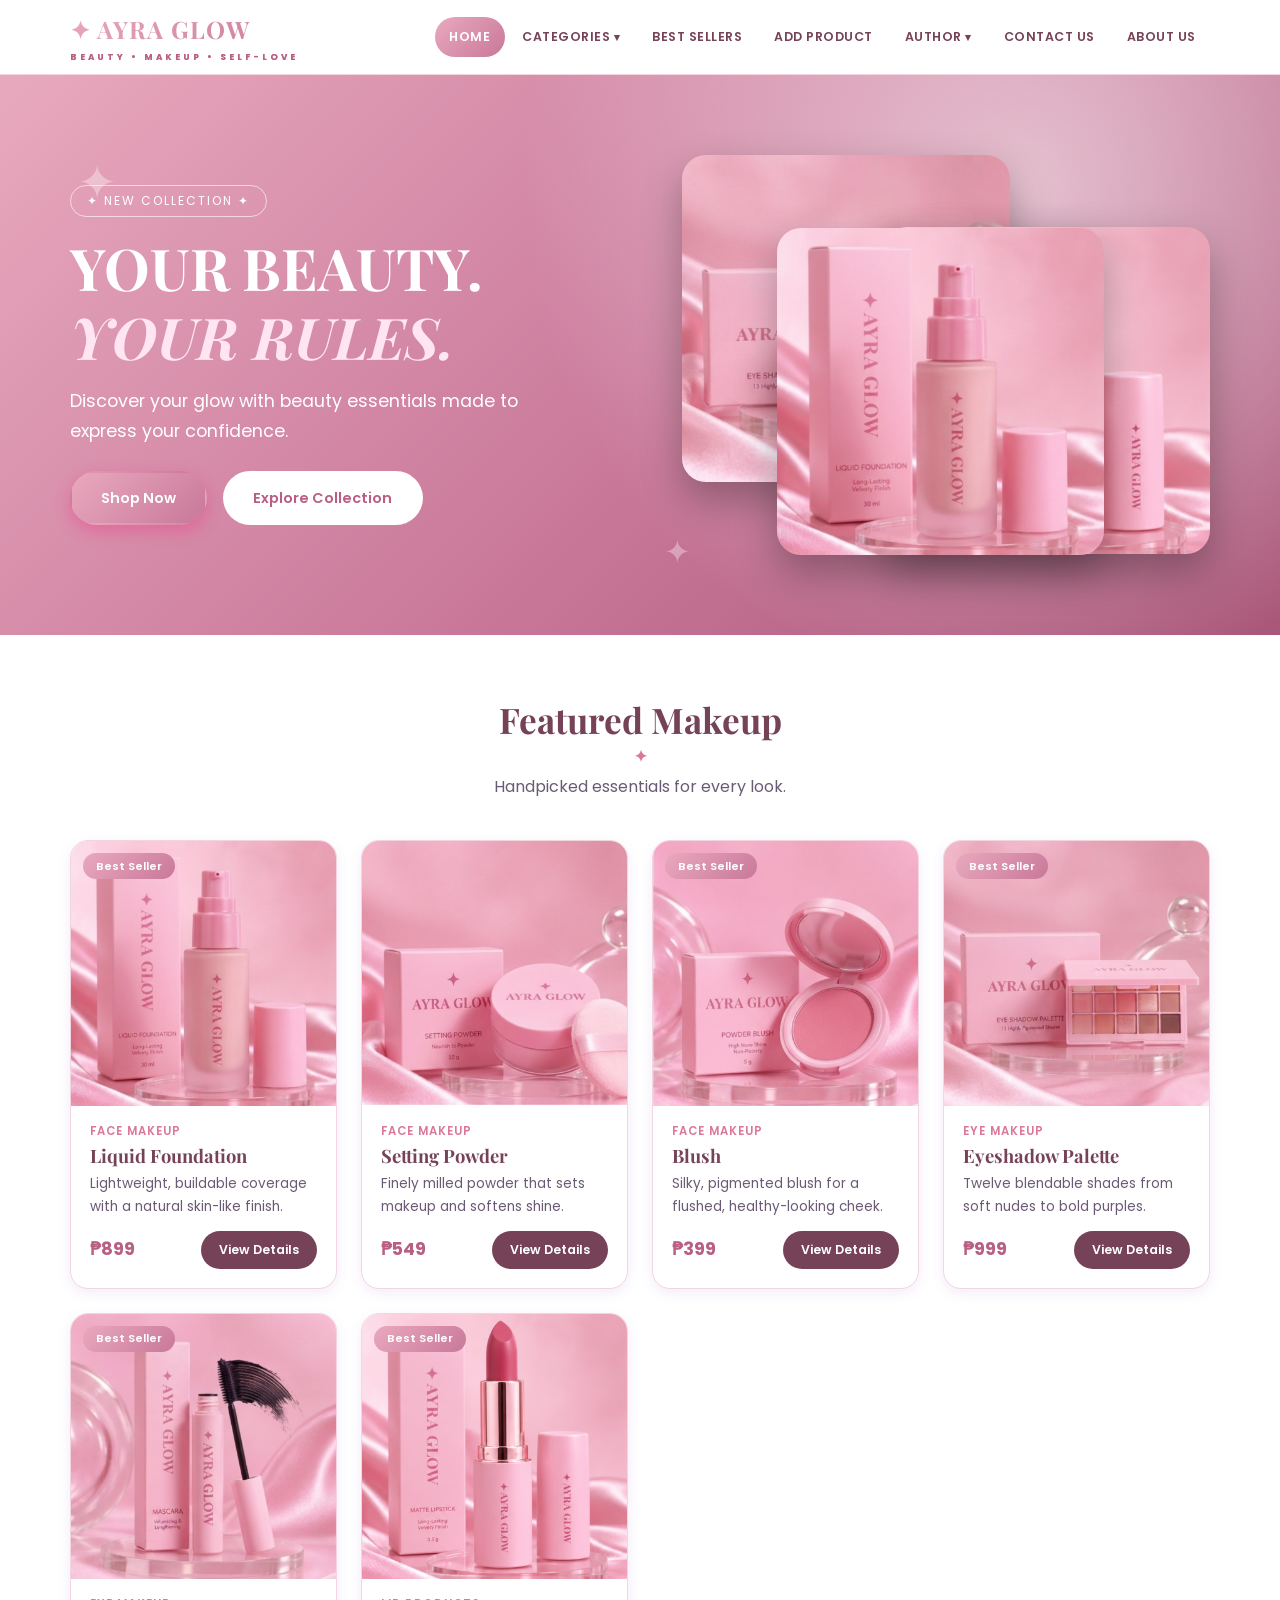
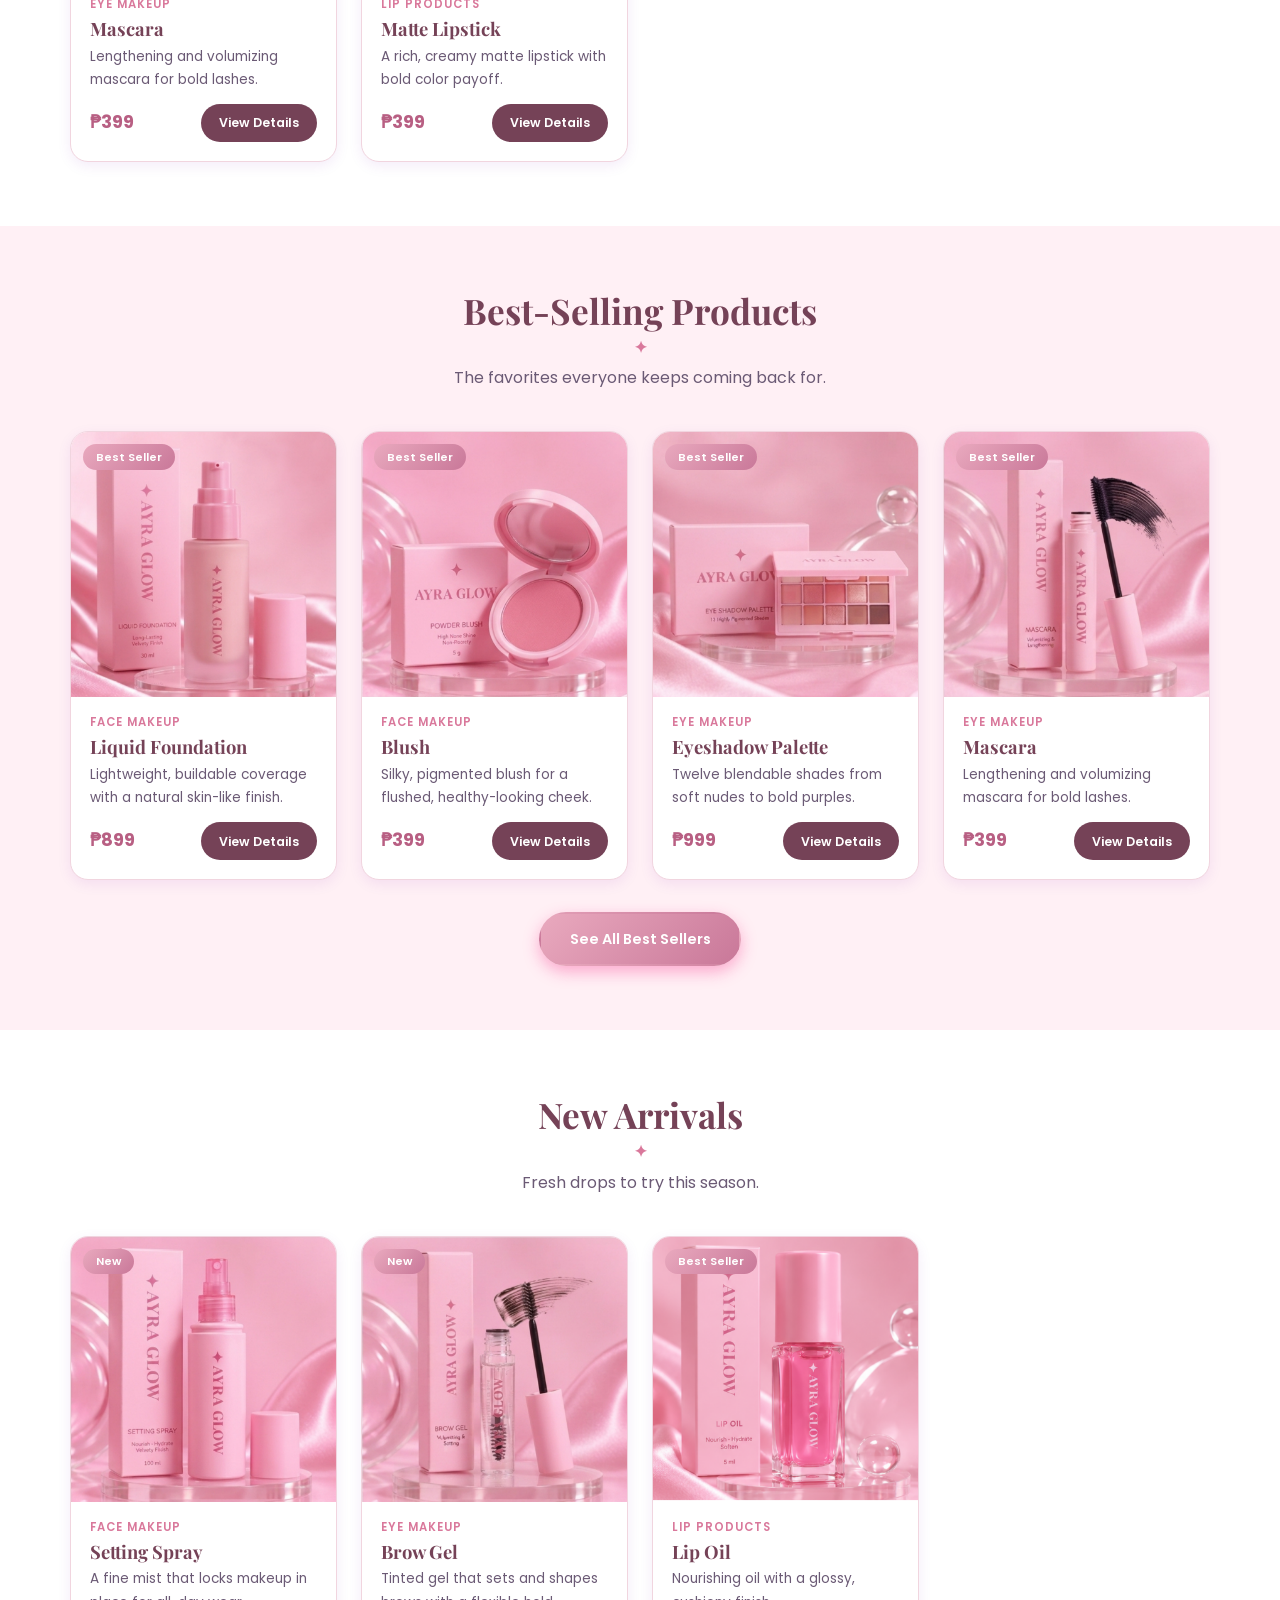
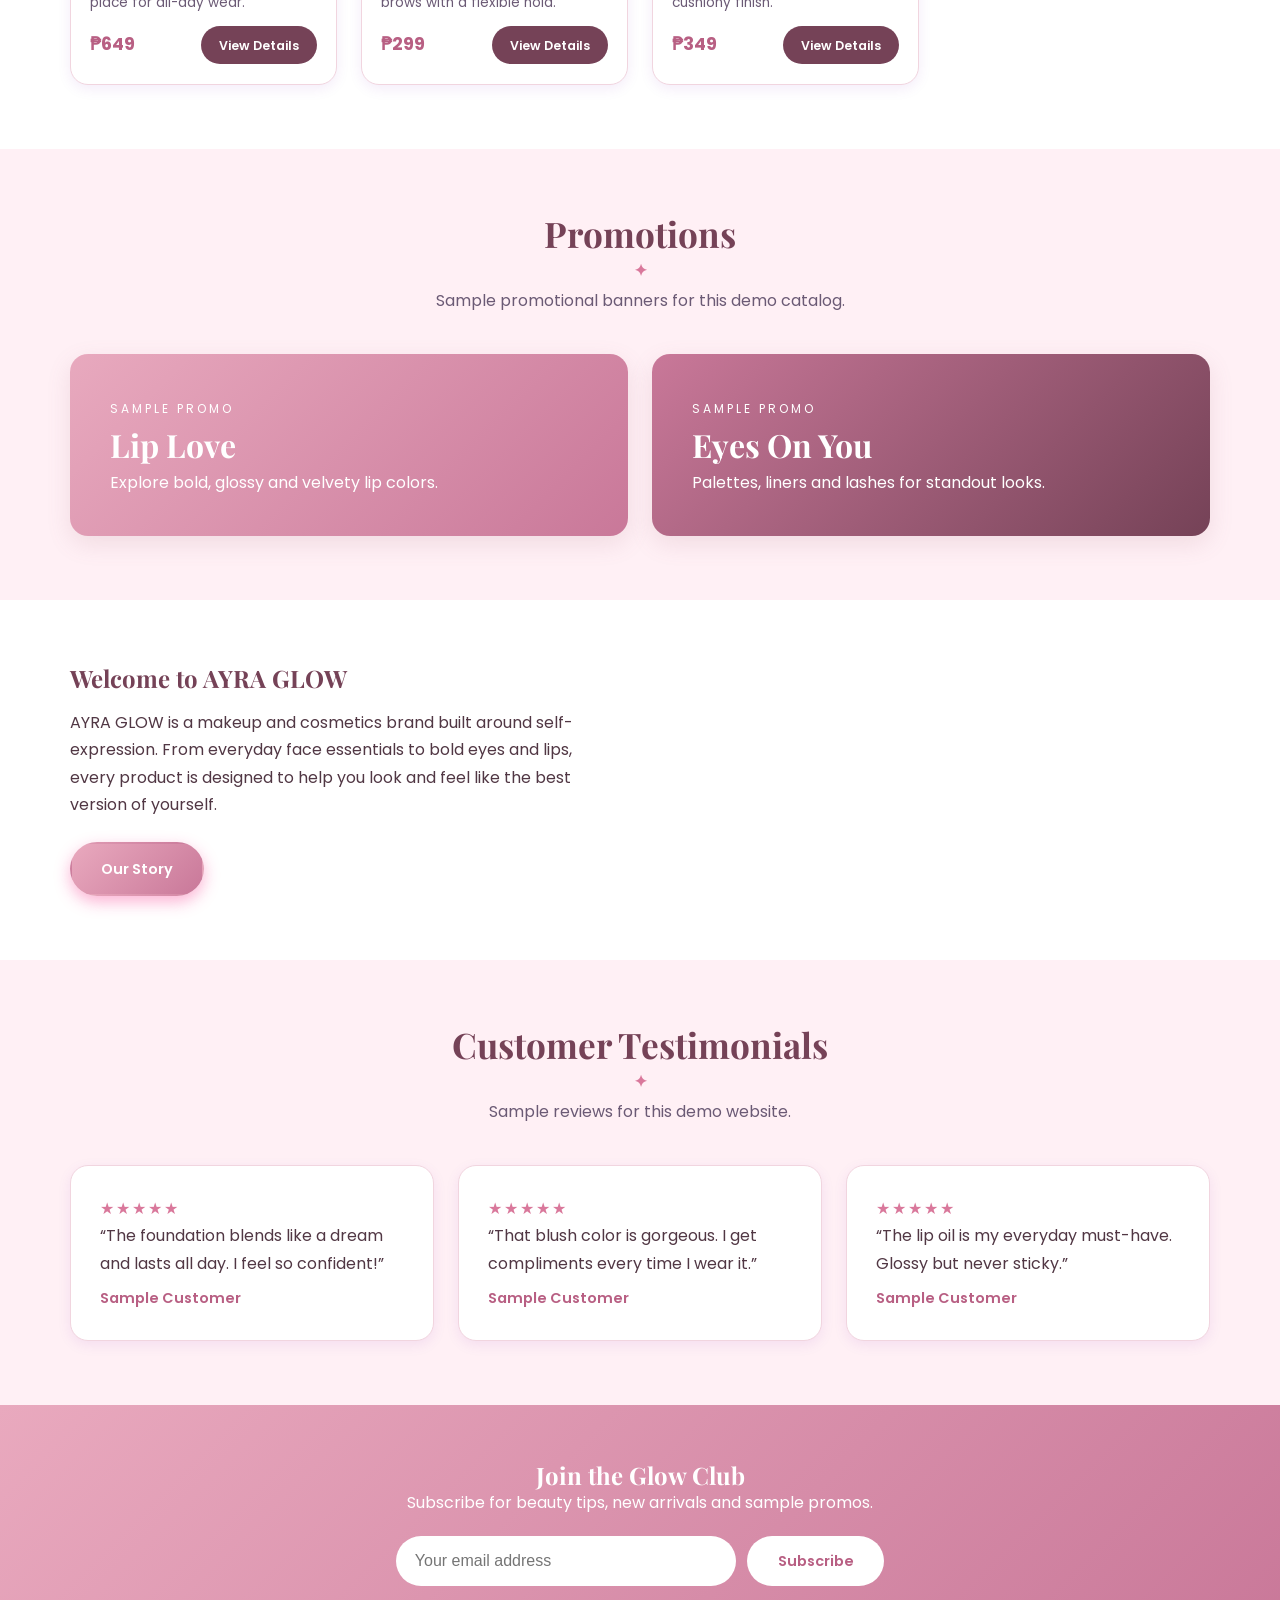
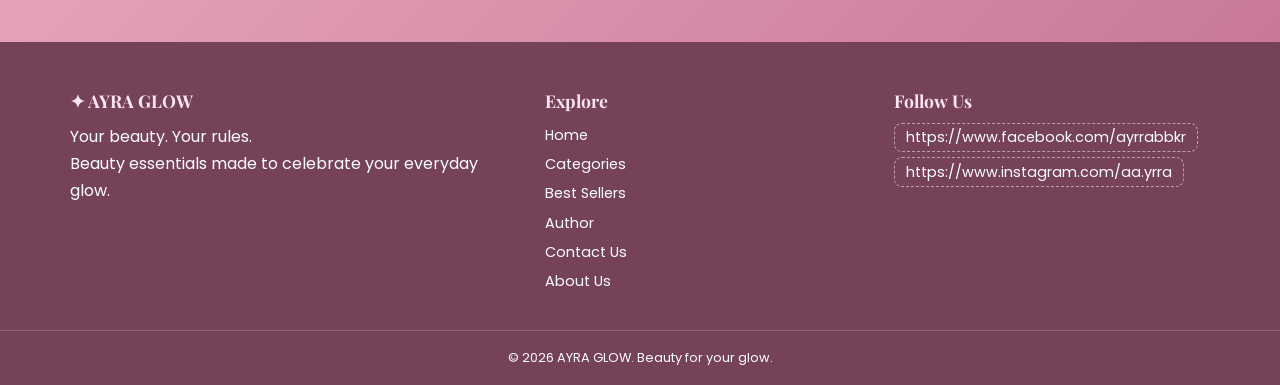
<file: index.html>
<!DOCTYPE html>
<html lang="en">
<head>
    <meta charset="UTF-8">
    <meta name="viewport" content="width=device-width, initial-scale=1.0">
    <title>Home | AYRA GLOW</title>
    <link rel="preconnect" href="https://fonts.googleapis.com">
    <link rel="preconnect" href="https://fonts.gstatic.com" crossorigin>
    <link href="https://fonts.googleapis.com/css2?family=Playfair+Display:ital,wght@0,600;0,700;1,600&family=Poppins:wght@400;500;600&display=swap" rel="stylesheet">
    <link rel="icon" href="data:image/svg+xml,%3Csvg xmlns='http://www.w3.org/2000/svg' viewBox='0 0 64 64'%3E%3Crect width='64' height='64' rx='16' fill='%23F72585'/%3E%3Ctext x='32' y='44' font-size='34' text-anchor='middle' fill='white'%3E%E2%9C%A6%3C/text%3E%3C/svg%3E">
    <link rel="stylesheet" href="css/style.css">
</head>
<body data-page="home">
    <header class="site-header" id="site-header"></header>
    <main>

<section class="hero"><div class="container hero-inner">
  <div><span class="eyebrow">✦ NEW COLLECTION ✦</span>
  <h1>YOUR BEAUTY. <span>YOUR RULES.</span></h1>
  <p>Discover your glow with beauty essentials made to express your confidence.</p>
  <div class="btn-row"><a class="btn btn-primary" href="categories.html">Shop Now</a><a class="btn btn-light" href="bestsellers.html">Explore Collection</a></div></div>
  <div class="hero-art" id="hero-art"></div>
</div></section>
<section class="section"><div class="container">
<div class="section-head"><h2>Featured Makeup</h2><p>Handpicked essentials for every look.</p></div>
<div class="product-grid" id="featured-grid"></div>
</div></section><section class="section alt"><div class="container">
<div class="section-head"><h2>Best-Selling Products</h2><p>The favorites everyone keeps coming back for.</p></div>
<div class="product-grid" id="home-best"></div><p class="center"><a class="btn btn-primary" href="bestsellers.html">See All Best Sellers</a></p>
</div></section><section class="section"><div class="container">
<div class="section-head"><h2>New Arrivals</h2><p>Fresh drops to try this season.</p></div>
<div class="product-grid" id="new-grid"></div>
</div></section><section class="section alt"><div class="container">
<div class="section-head"><h2>Promotions</h2><p>Sample promotional banners for this demo catalog.</p></div>
<div class="promo-grid">
<a class="promo p1" href="categories.html?cat=lips"><span>SAMPLE PROMO</span><h3>Lip Love</h3><p>Explore bold, glossy and velvety lip colors.</p></a>
<a class="promo p2" href="categories.html?cat=eye"><span>SAMPLE PROMO</span><h3>Eyes On You</h3><p>Palettes, liners and lashes for standout looks.</p></a></div>
</div></section><section class="section"><div class="container split">
  <div><h2>Welcome to AYRA GLOW</h2><p style="margin-top:1rem">AYRA GLOW is a makeup and cosmetics brand built around self-expression. From everyday face essentials to bold eyes and lips, every product is designed to help you look and feel like the best version of yourself.</p><div class="btn-row"><a class="btn btn-primary" href="about.html">Our Story</a></div></div>
  <div class="split-art" id="intro-art"></div></div></section>
<section class="section alt"><div class="container">
<div class="section-head"><h2>Customer Testimonials</h2><p>Sample reviews for this demo website.</p></div>
<div class="card-grid">
<div class="card"><p class="stars">★★★★★</p><p>“The foundation blends like a dream and lasts all day. I feel so confident!”</p><p class="who">Sample Customer</p></div>
<div class="card"><p class="stars">★★★★★</p><p>“That blush color is gorgeous. I get compliments every time I wear it.”</p><p class="who">Sample Customer</p></div>
<div class="card"><p class="stars">★★★★★</p><p>“The lip oil is my everyday must-have. Glossy but never sticky.”</p><p class="who">Sample Customer</p></div></div>
</div></section><section class="newsletter"><div class="container"><h2>Join the Glow Club</h2><p>Subscribe for beauty tips, new arrivals and sample promos.</p>
<form class="news-form" id="news-form" novalidate><label for="news-email" class="sr" style="position:absolute;left:-9999px">Email address</label><input type="email" id="news-email" placeholder="Your email address" required><button class="btn btn-light" type="submit">Subscribe</button></form>
<p class="msg" id="news-msg" role="status" aria-live="polite"></p></div></section>

    </main>
    <footer class="site-footer" id="site-footer"></footer>
    <script src="js/products.js"></script>
    <script src="js/script.js"></script>
</body>
</html>
</file>
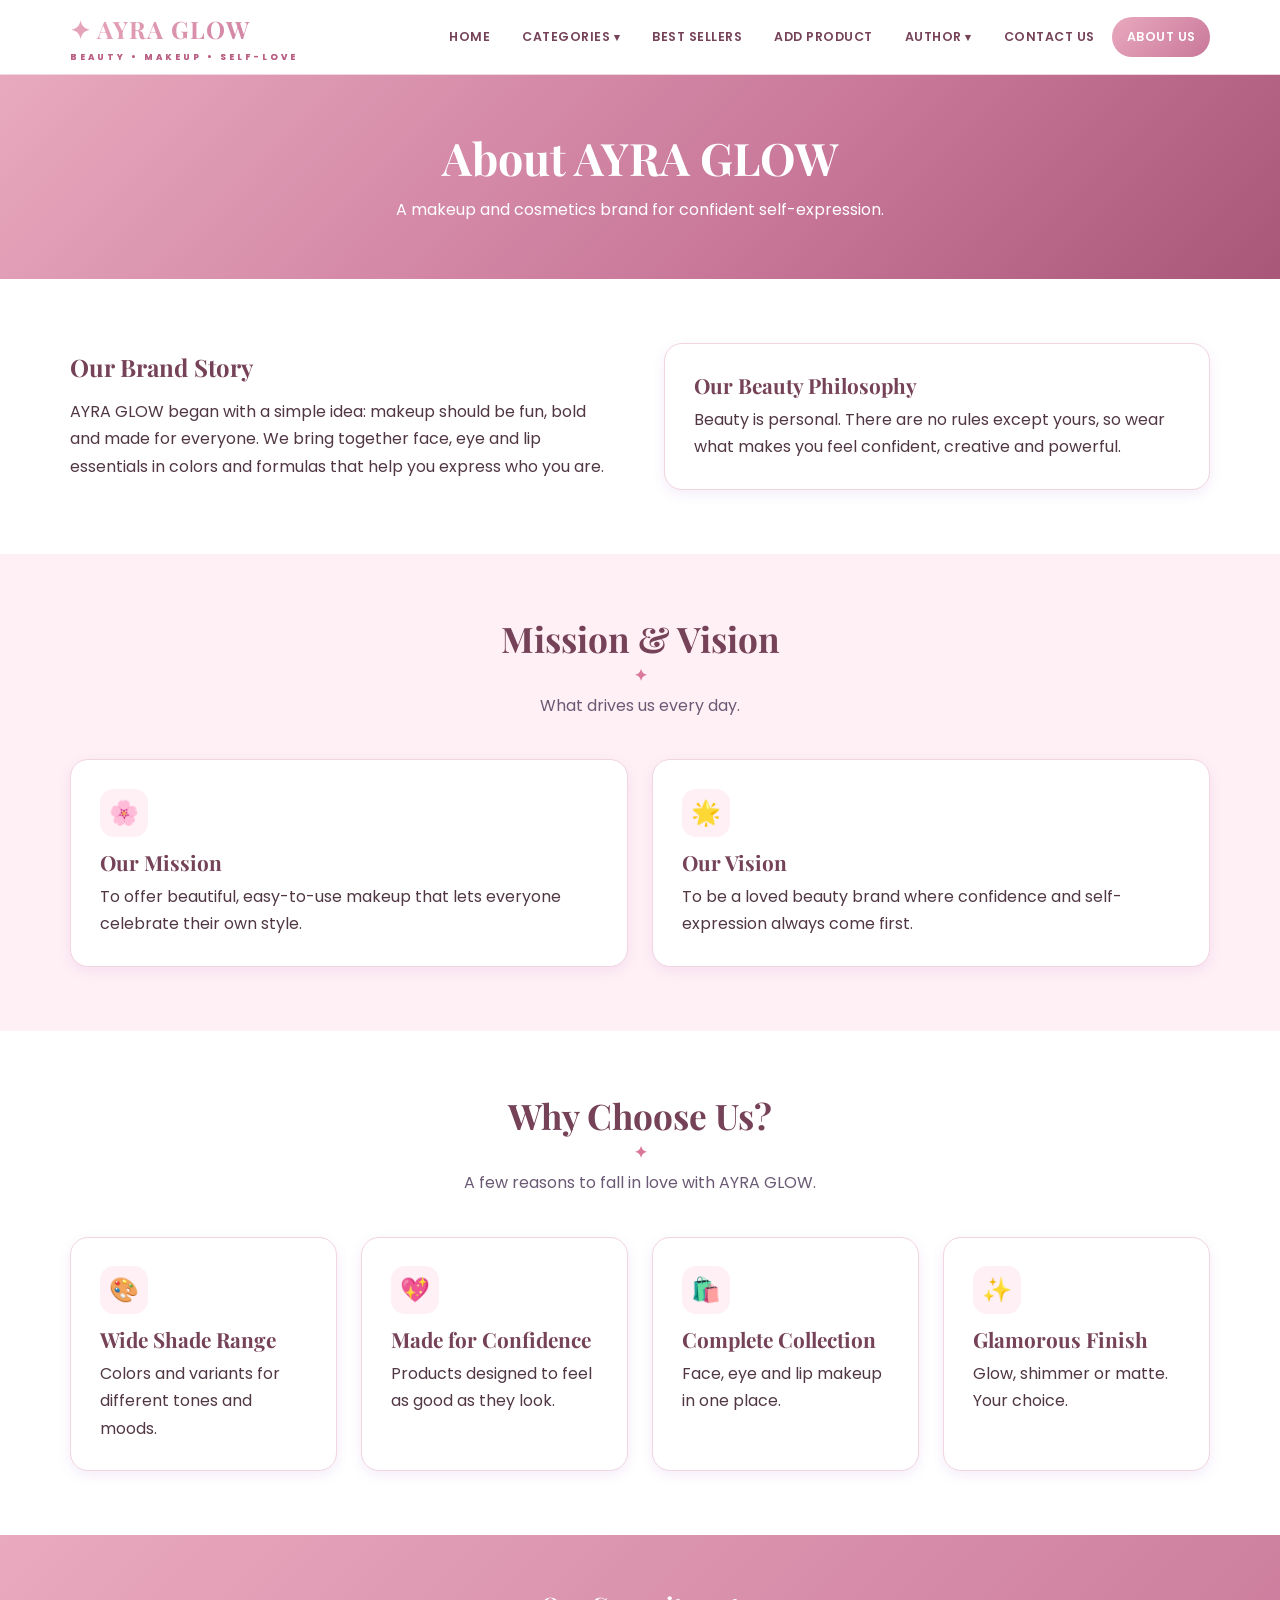
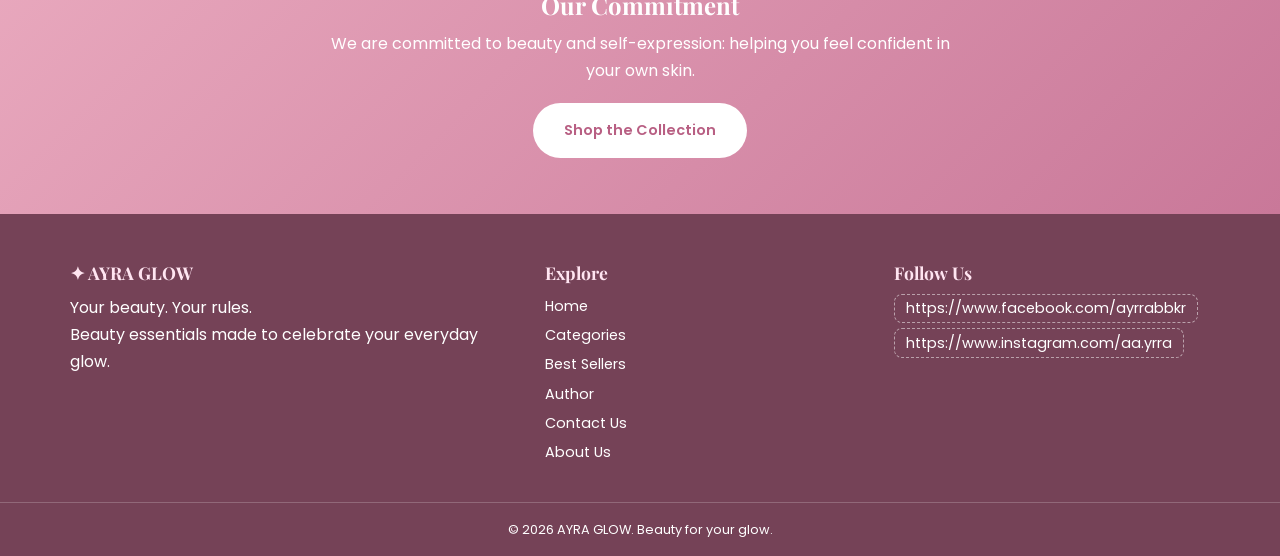
<file: about.html>
<!DOCTYPE html>
<html lang="en">
<head>
    <meta charset="UTF-8">
    <meta name="viewport" content="width=device-width, initial-scale=1.0">
    <title>About Us | AYRA GLOW</title>
    <link rel="preconnect" href="https://fonts.googleapis.com">
    <link rel="preconnect" href="https://fonts.gstatic.com" crossorigin>
    <link href="https://fonts.googleapis.com/css2?family=Playfair+Display:ital,wght@0,600;0,700;1,600&family=Poppins:wght@400;500;600&display=swap" rel="stylesheet">
    <link rel="icon" href="data:image/svg+xml,%3Csvg xmlns='http://www.w3.org/2000/svg' viewBox='0 0 64 64'%3E%3Crect width='64' height='64' rx='16' fill='%23F72585'/%3E%3Ctext x='32' y='44' font-size='34' text-anchor='middle' fill='white'%3E%E2%9C%A6%3C/text%3E%3C/svg%3E">
    <link rel="stylesheet" href="css/style.css">
</head>
<body data-page="about">
    <header class="site-header" id="site-header"></header>
    <main>
<section class="page-hero"><div class="container"><h1>About AYRA GLOW</h1><p>A makeup and cosmetics brand for confident self-expression.</p></div></section><section class="section"><div class="container split"><div><h2>Our Brand Story</h2><p style="margin-top:1rem">AYRA GLOW began with a simple idea: makeup should be fun, bold and made for everyone. We bring together face, eye and lip essentials in colors and formulas that help you express who you are.</p></div>
<div class="card"><h3>Our Beauty Philosophy</h3><p>Beauty is personal. There are no rules except yours, so wear what makes you feel confident, creative and powerful.</p></div></div></section><section class="section alt"><div class="container">
<div class="section-head"><h2>Mission &amp; Vision</h2><p>What drives us every day.</p></div>
<div class="card-grid">
<div class="card"><div class="ico">🌸</div><h3>Our Mission</h3><p>To offer beautiful, easy-to-use makeup that lets everyone celebrate their own style.</p></div>
<div class="card"><div class="ico">🌟</div><h3>Our Vision</h3><p>To be a loved beauty brand where confidence and self-expression always come first.</p></div></div>
</div></section><section class="section"><div class="container">
<div class="section-head"><h2>Why Choose Us?</h2><p>A few reasons to fall in love with AYRA GLOW.</p></div>
<div class="card-grid">
<div class="card"><div class="ico">🎨</div><h3>Wide Shade Range</h3><p>Colors and variants for different tones and moods.</p></div>
<div class="card"><div class="ico">💖</div><h3>Made for Confidence</h3><p>Products designed to feel as good as they look.</p></div>
<div class="card"><div class="ico">🛍️</div><h3>Complete Collection</h3><p>Face, eye and lip makeup in one place.</p></div>
<div class="card"><div class="ico">✨</div><h3>Glamorous Finish</h3><p>Glow, shimmer or matte. Your choice.</p></div></div>
</div></section><section class="newsletter"><div class="container"><h2>Our Commitment</h2><p style="max-width:640px;margin:.6rem auto 1.2rem">We are committed to beauty and self-expression: helping you feel confident in your own skin.</p><a class="btn btn-light" href="categories.html">Shop the Collection</a></div></section>
    </main>
    <footer class="site-footer" id="site-footer"></footer>
    <script src="js/products.js"></script>
    <script src="js/script.js"></script>
</body>
</html>
</file>
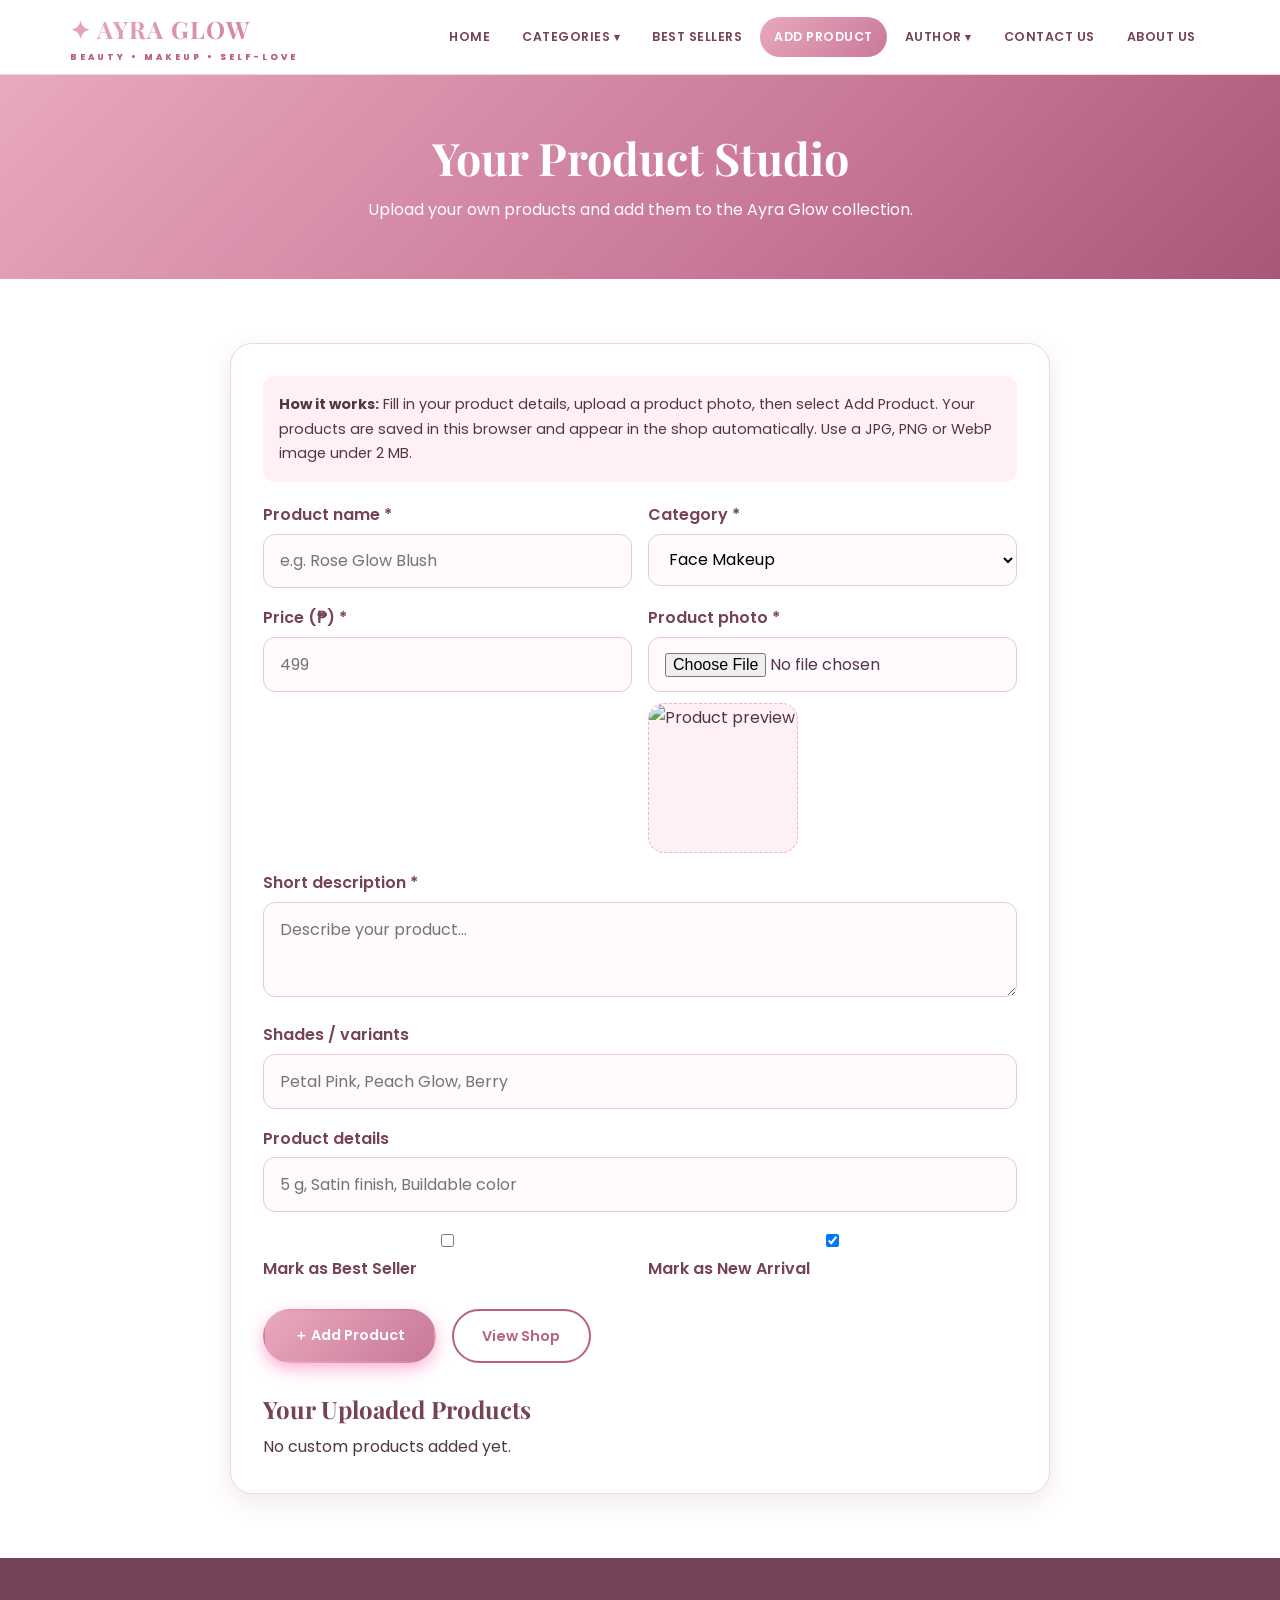
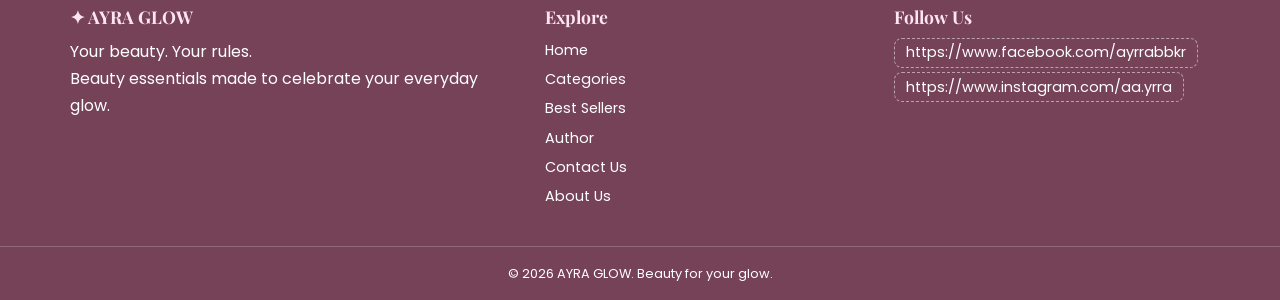
<file: admin.html>
<!DOCTYPE html>
<html lang="en"><head><meta charset="UTF-8"><meta name="viewport" content="width=device-width, initial-scale=1.0"><title>Add Products | AYRA GLOW</title><link rel="preconnect" href="https://fonts.googleapis.com"><link rel="preconnect" href="https://fonts.gstatic.com" crossorigin><link href="https://fonts.googleapis.com/css2?family=Playfair+Display:ital,wght@0,600;0,700;1,600&family=Poppins:wght@400;500;600&display=swap" rel="stylesheet"><link rel="stylesheet" href="css/style.css"></head>
<body data-page="admin"><header class="site-header" id="site-header"></header><main><section class="page-hero"><div class="container"><h1>Your Product Studio</h1><p>Upload your own products and add them to the Ayra Glow collection.</p></div></section><section class="section"><div class="container"><div class="admin-panel"><div class="admin-help"><strong>How it works:</strong> Fill in your product details, upload a product photo, then select Add Product. Your products are saved in this browser and appear in the shop automatically. Use a JPG, PNG or WebP image under 2 MB.</div><form id="product-form"><div class="admin-grid"><div class="admin-field"><label for="product-name">Product name *</label><input id="product-name" required maxlength="70" placeholder="e.g. Rose Glow Blush"></div><div class="admin-field"><label for="product-category">Category *</label><select id="product-category" required><option value="face">Face Makeup</option><option value="eye">Eye Makeup</option><option value="lips">Lip Products</option></select></div><div class="admin-field"><label for="product-price">Price (₱) *</label><input id="product-price" type="number" min="0" step="0.01" required placeholder="499"></div><div class="admin-field"><label for="product-image">Product photo *</label><input id="product-image" type="file" accept="image/*" required><img id="image-preview" class="image-preview" alt="Product preview" hidden></div><div class="admin-field full"><label for="product-description">Short description *</label><textarea id="product-description" required maxlength="300" placeholder="Describe your product..."></textarea></div><div class="admin-field full"><label for="product-variants">Shades / variants</label><input id="product-variants" placeholder="Petal Pink, Peach Glow, Berry"></div><div class="admin-field full"><label for="product-details">Product details</label><input id="product-details" placeholder="5 g, Satin finish, Buildable color"></div><div class="admin-field"><label><input id="product-best" type="checkbox"> Mark as Best Seller</label></div><div class="admin-field"><label><input id="product-new" type="checkbox" checked> Mark as New Arrival</label></div></div><div class="btn-row" style="margin-top:1.3rem"><button class="btn btn-primary" type="submit">＋ Add Product</button><a class="btn btn-ghost" href="categories.html">View Shop</a></div><p class="msg" id="admin-msg" role="status" aria-live="polite"></p></form><div class="admin-list"><h2 style="font-size:1.5rem;margin-bottom:.6rem">Your Uploaded Products</h2><div id="saved-products"></div></div></div></div></section></main><footer class="site-footer" id="site-footer"></footer><script src="js/products.js"></script><script src="js/script.js"></script></body></html>
</file>
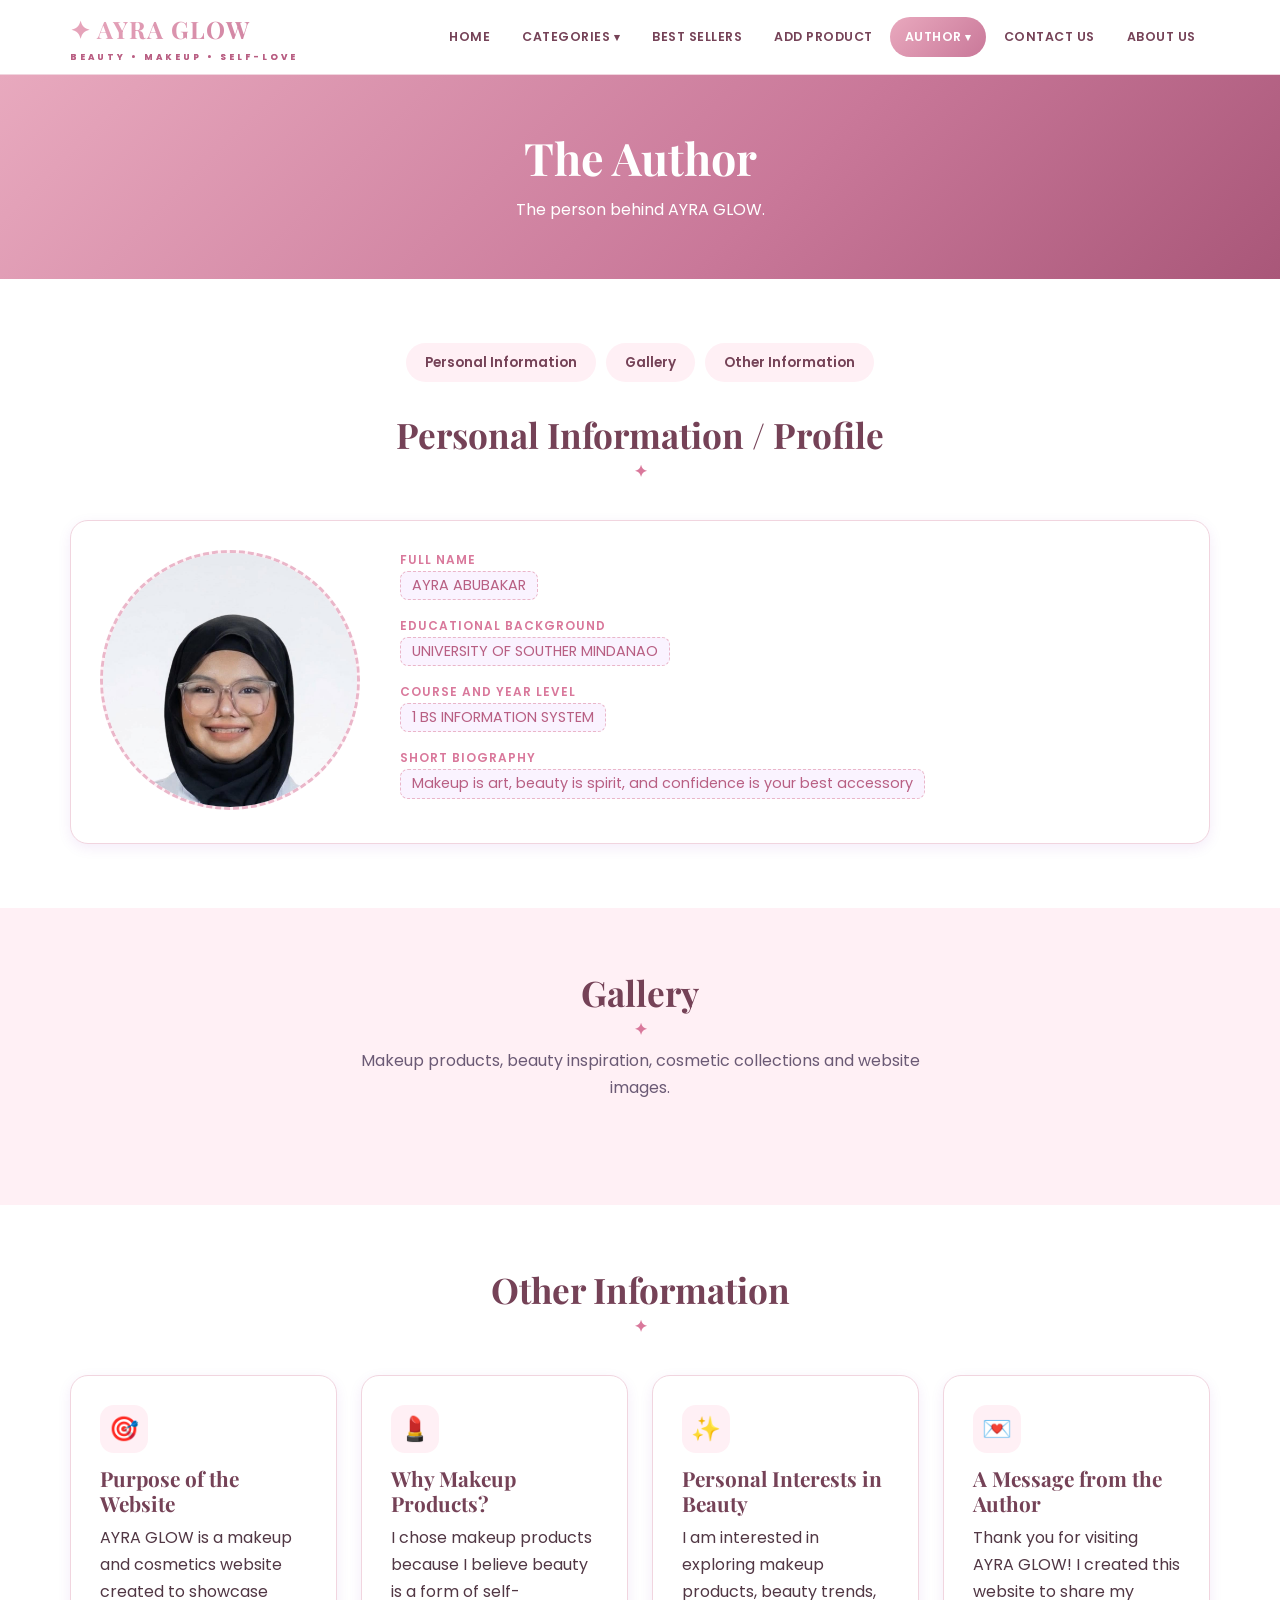
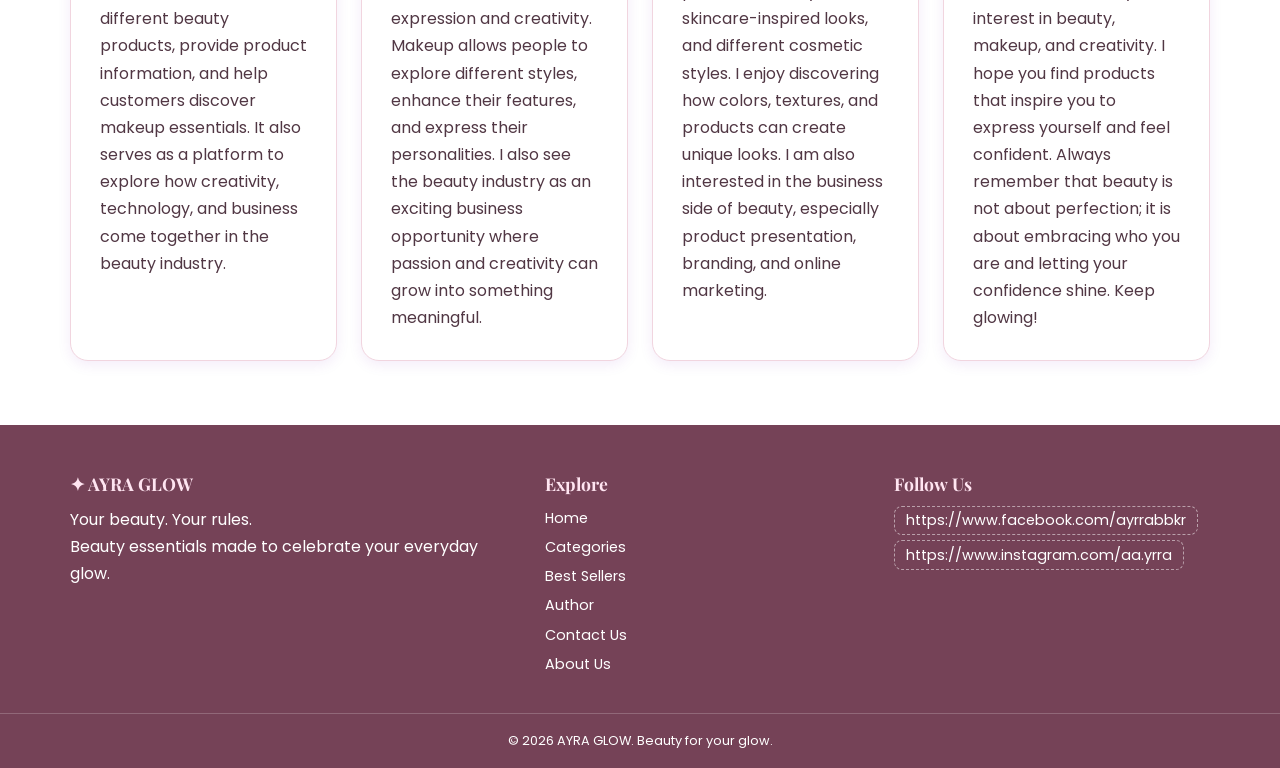
<file: author.html>
<!DOCTYPE html>
<html lang="en">
<head>
    <meta charset="UTF-8">
    <meta name="viewport" content="width=device-width, initial-scale=1.0">
    <title>Author | AYRA GLOW</title>
    <link rel="preconnect" href="https://fonts.googleapis.com">
    <link rel="preconnect" href="https://fonts.gstatic.com" crossorigin>
    <link href="https://fonts.googleapis.com/css2?family=Playfair+Display:ital,wght@0,600;0,700;1,600&family=Poppins:wght@400;500;600&display=swap" rel="stylesheet">
    <link rel="icon" href="data:image/svg+xml,%3Csvg xmlns='http://www.w3.org/2000/svg' viewBox='0 0 64 64'%3E%3Crect width='64' height='64' rx='16' fill='%23F72585'/%3E%3Ctext x='32' y='44' font-size='34' text-anchor='middle' fill='white'%3E%E2%9C%A6%3C/text%3E%3C/svg%3E">
    <link rel="stylesheet" href="css/style.css">
</head>
<body data-page="author">
    <header class="site-header" id="site-header"></header>
    <main>
<section class="page-hero"><div class="container"><h1>The Author</h1><p>The person behind AYRA GLOW.</p></div></section>
<section class="section"><div class="container">
<div class="subnav"><a href="#profile">Personal Information</a><a href="#gallery">Gallery</a><a href="#other">Other Information</a></div>
<div id="profile" data-section><div class="section-head"><h2>Personal Information / Profile</h2></div>
<div class="card profile"><div class="avatar">
    <img src="images/profile.jpg" alt="Ayra Abubakar">
</div>
<dl class="info-list">
<dt>Full Name</dt><dd><span class="placeholder">AYRA ABUBAKAR</span></dd>
<dt>Educational Background</dt><dd><span class="placeholder">UNIVERSITY OF SOUTHER MINDANAO</span></dd>
<dt>Course and Year Level</dt><dd><span class="placeholder">1 BS INFORMATION SYSTEM</span></dd>
<dt>Short Biography</dt><dd><span class="placeholder">Makeup is art, beauty is spirit, and confidence is your best accessory</span></dd>
</div></section>
<section class="section alt" id="gallery" data-section><div class="container"><div class="section-head"><h2>Gallery</h2><p>Makeup products, beauty inspiration, cosmetic collections and website images.</p></div><div class="gallery" id="gallery-grid"></div></div></section>
<section class="section" id="other" data-section><div class="container"><div class="section-head"><h2>Other Information</h2></div><div class="card-grid">

<div class="card">
    <div class="ico">🎯</div>
    <h3>Purpose of the Website</h3>
    <p>AYRA GLOW is a makeup and cosmetics website created to showcase different beauty products, provide product information, and help customers discover makeup essentials. It also serves as a platform to explore how creativity, technology, and business come together in the beauty industry.</p>
</div>

<div class="card">
    <div class="ico">💄</div>
    <h3>Why Makeup Products?</h3>
    <p>I chose makeup products because I believe beauty is a form of self-expression and creativity. Makeup allows people to explore different styles, enhance their features, and express their personalities. I also see the beauty industry as an exciting business opportunity where passion and creativity can grow into something meaningful.</p>
</div>

<div class="card">
    <div class="ico">✨</div>
    <h3>Personal Interests in Beauty</h3>
    <p>I am interested in exploring makeup products, beauty trends, skincare-inspired looks, and different cosmetic styles. I enjoy discovering how colors, textures, and products can create unique looks. I am also interested in the business side of beauty, especially product presentation, branding, and online marketing.</p>
</div>

<div class="card">
    <div class="ico">💌</div>
    <h3>A Message from the Author</h3>
    <p>Thank you for visiting AYRA GLOW! I created this website to share my interest in beauty, makeup, and creativity. I hope you find products that inspire you to express yourself and feel confident. Always remember that beauty is not about perfection; it is about embracing who you are and letting your confidence shine. Keep glowing!</p>
</div>

    </main>
    <footer class="site-footer" id="site-footer"></footer>
    <script src="js/products.js"></script>
    <script src="js/script.js"></script>
</body>
</html>
</file>
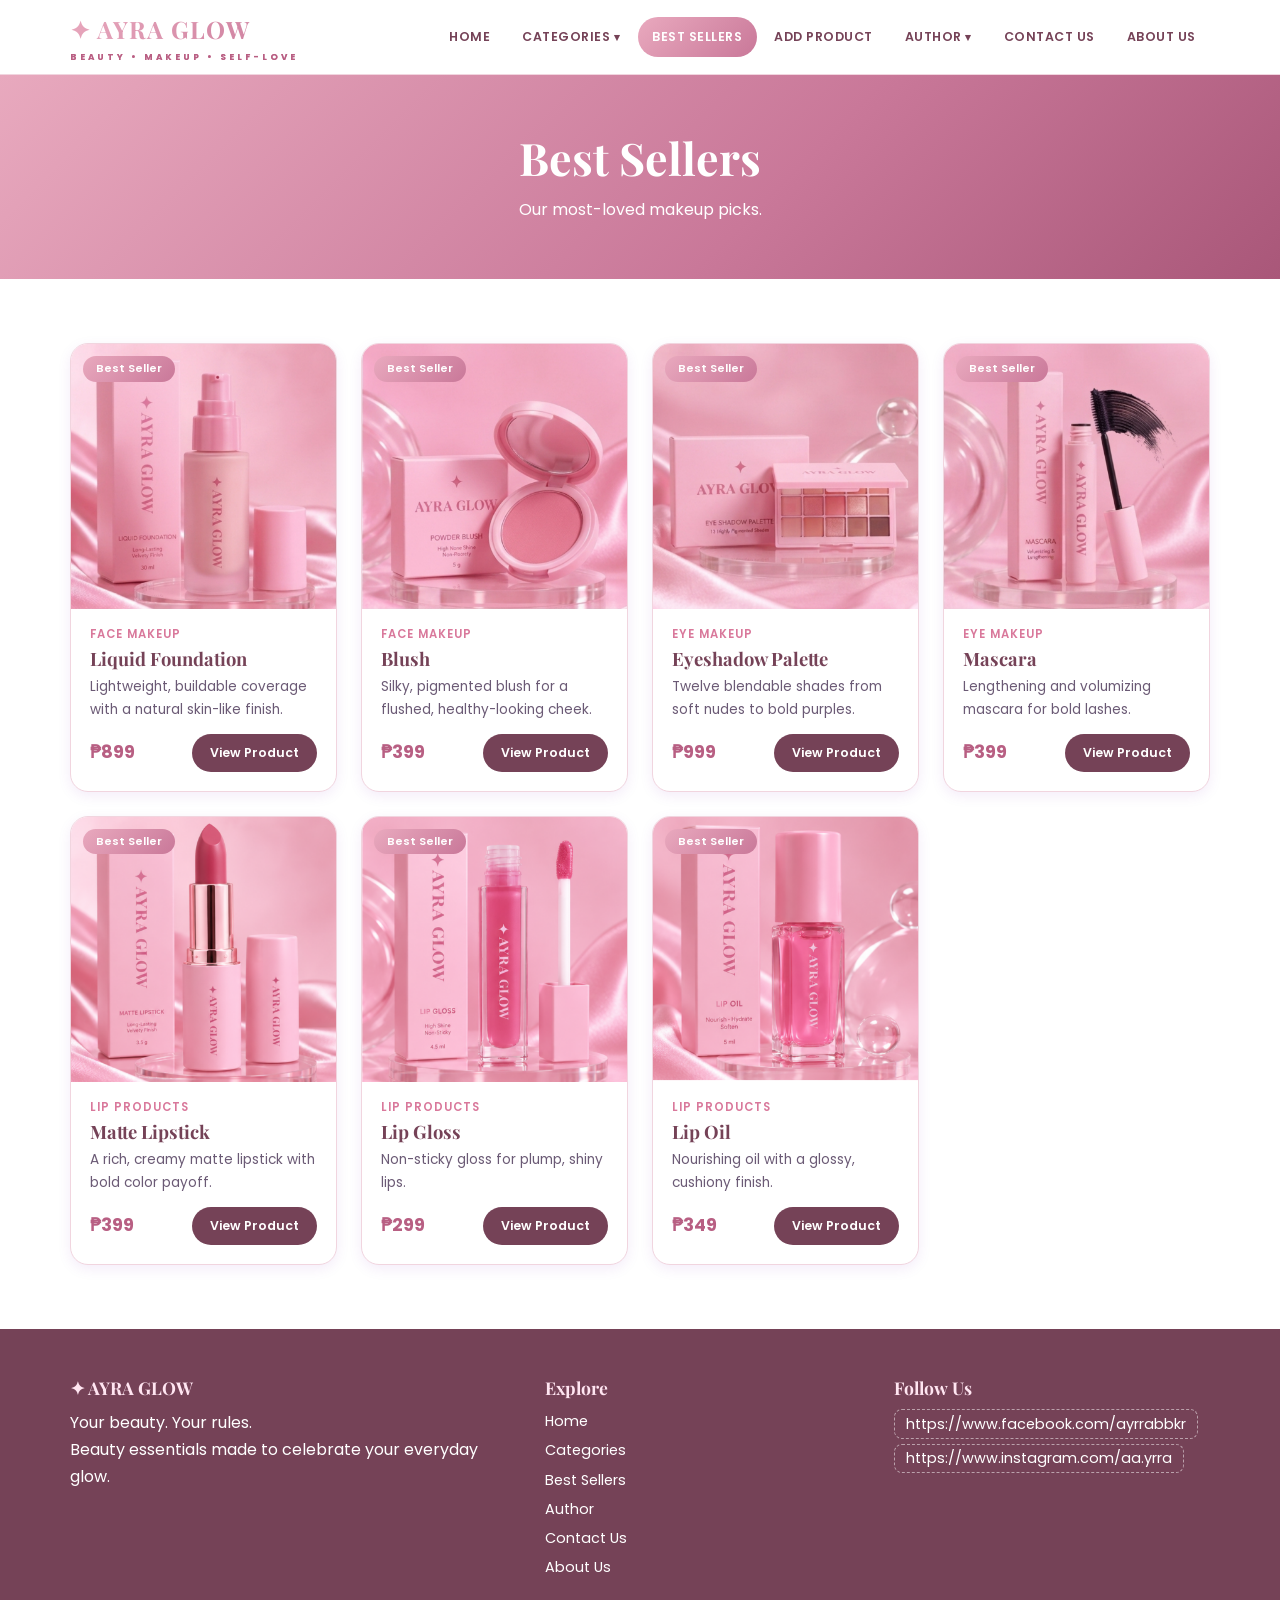
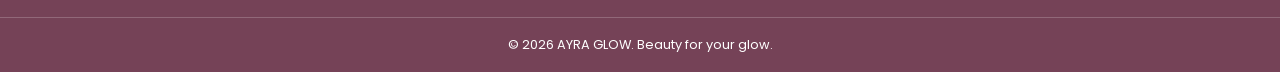
<file: bestsellers.html>
<!DOCTYPE html>
<html lang="en">
<head>
    <meta charset="UTF-8">
    <meta name="viewport" content="width=device-width, initial-scale=1.0">
    <title>Best Sellers | AYRA GLOW</title>
    <link rel="preconnect" href="https://fonts.googleapis.com">
    <link rel="preconnect" href="https://fonts.gstatic.com" crossorigin>
    <link href="https://fonts.googleapis.com/css2?family=Playfair+Display:ital,wght@0,600;0,700;1,600&family=Poppins:wght@400;500;600&display=swap" rel="stylesheet">
    <link rel="icon" href="data:image/svg+xml,%3Csvg xmlns='http://www.w3.org/2000/svg' viewBox='0 0 64 64'%3E%3Crect width='64' height='64' rx='16' fill='%23F72585'/%3E%3Ctext x='32' y='44' font-size='34' text-anchor='middle' fill='white'%3E%E2%9C%A6%3C/text%3E%3C/svg%3E">
    <link rel="stylesheet" href="css/style.css">
</head>
<body data-page="bestsellers">
    <header class="site-header" id="site-header"></header>
    <main>
<section class="page-hero"><div class="container"><h1>Best Sellers</h1><p>Our most-loved makeup picks.</p></div></section><section class="section"><div class="container"><div class="product-grid" id="best-grid"></div></div></section>
    </main>
    <footer class="site-footer" id="site-footer"></footer>
    <script src="js/products.js"></script>
    <script src="js/script.js"></script>
</body>
</html>
</file>
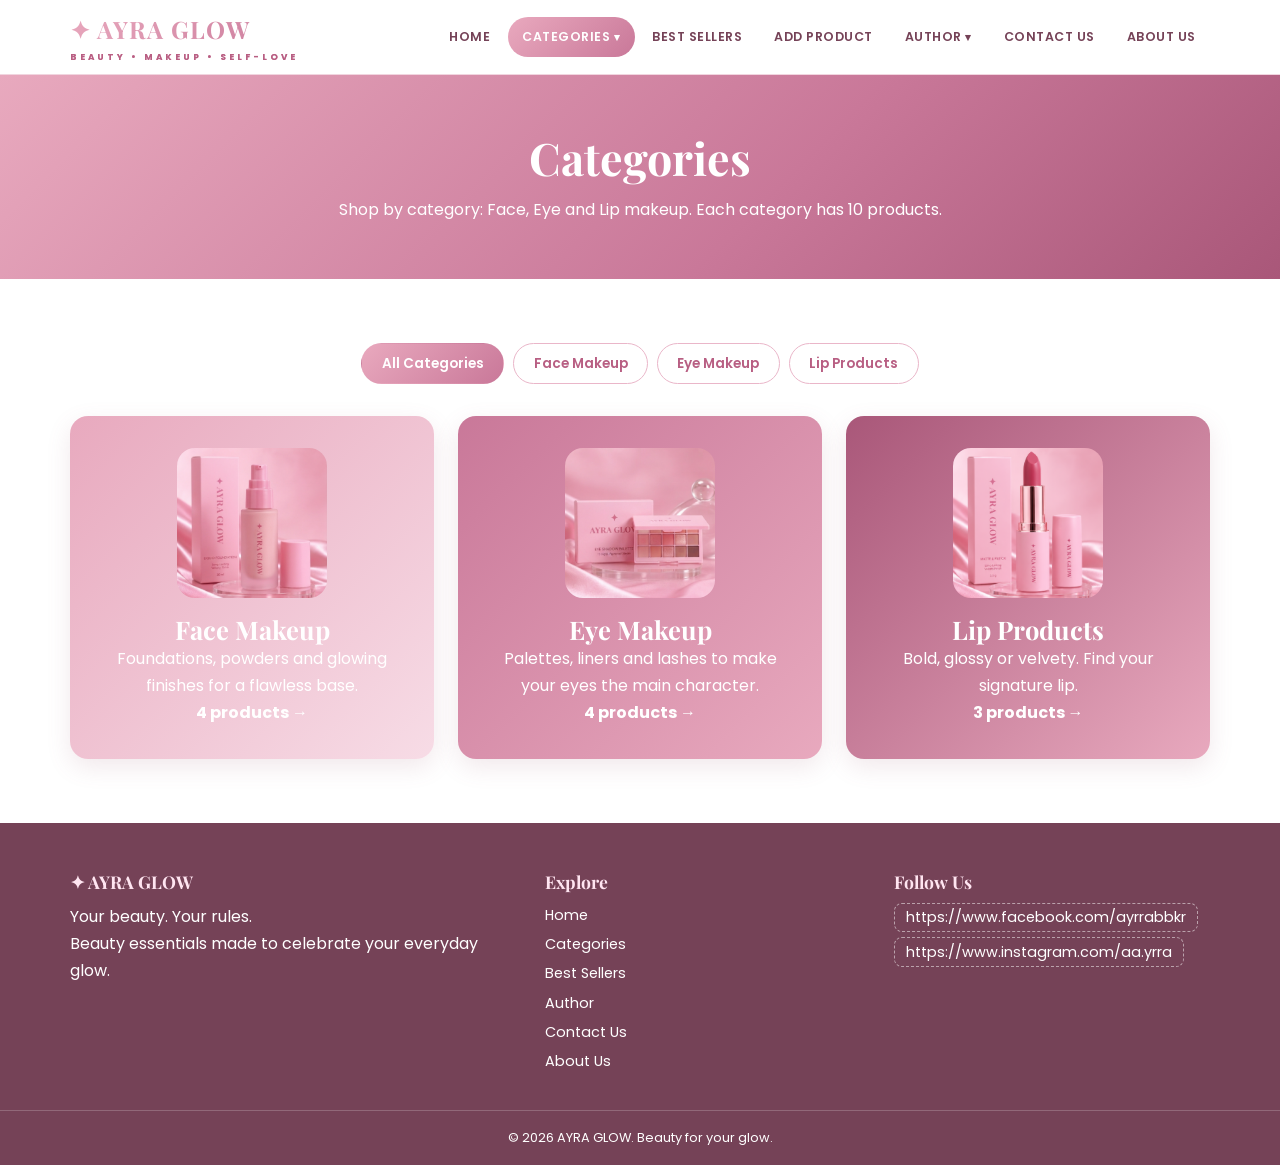
<file: categories.html>
<!DOCTYPE html>
<html lang="en">
<head>
    <meta charset="UTF-8">
    <meta name="viewport" content="width=device-width, initial-scale=1.0">
    <title>Categories | AYRA GLOW</title>
    <link rel="preconnect" href="https://fonts.googleapis.com">
    <link rel="preconnect" href="https://fonts.gstatic.com" crossorigin>
    <link href="https://fonts.googleapis.com/css2?family=Playfair+Display:ital,wght@0,600;0,700;1,600&family=Poppins:wght@400;500;600&display=swap" rel="stylesheet">
    <link rel="icon" href="data:image/svg+xml,%3Csvg xmlns='http://www.w3.org/2000/svg' viewBox='0 0 64 64'%3E%3Crect width='64' height='64' rx='16' fill='%23F72585'/%3E%3Ctext x='32' y='44' font-size='34' text-anchor='middle' fill='white'%3E%E2%9C%A6%3C/text%3E%3C/svg%3E">
    <link rel="stylesheet" href="css/style.css">
</head>
<body data-page="categories">
    <header class="site-header" id="site-header"></header>
    <main>

<section class="page-hero"><div class="container"><h1 id="page-title">Categories</h1><p id="page-sub">Shop by category: Face, Eye and Lip makeup. Each category has 10 products.</p></div></section>
<section class="section"><div class="container" id="cat-content"></div></section>
    </main>
    <footer class="site-footer" id="site-footer"></footer>
    <script src="js/products.js"></script>
    <script src="js/script.js"></script>
</body>
</html>
</file>
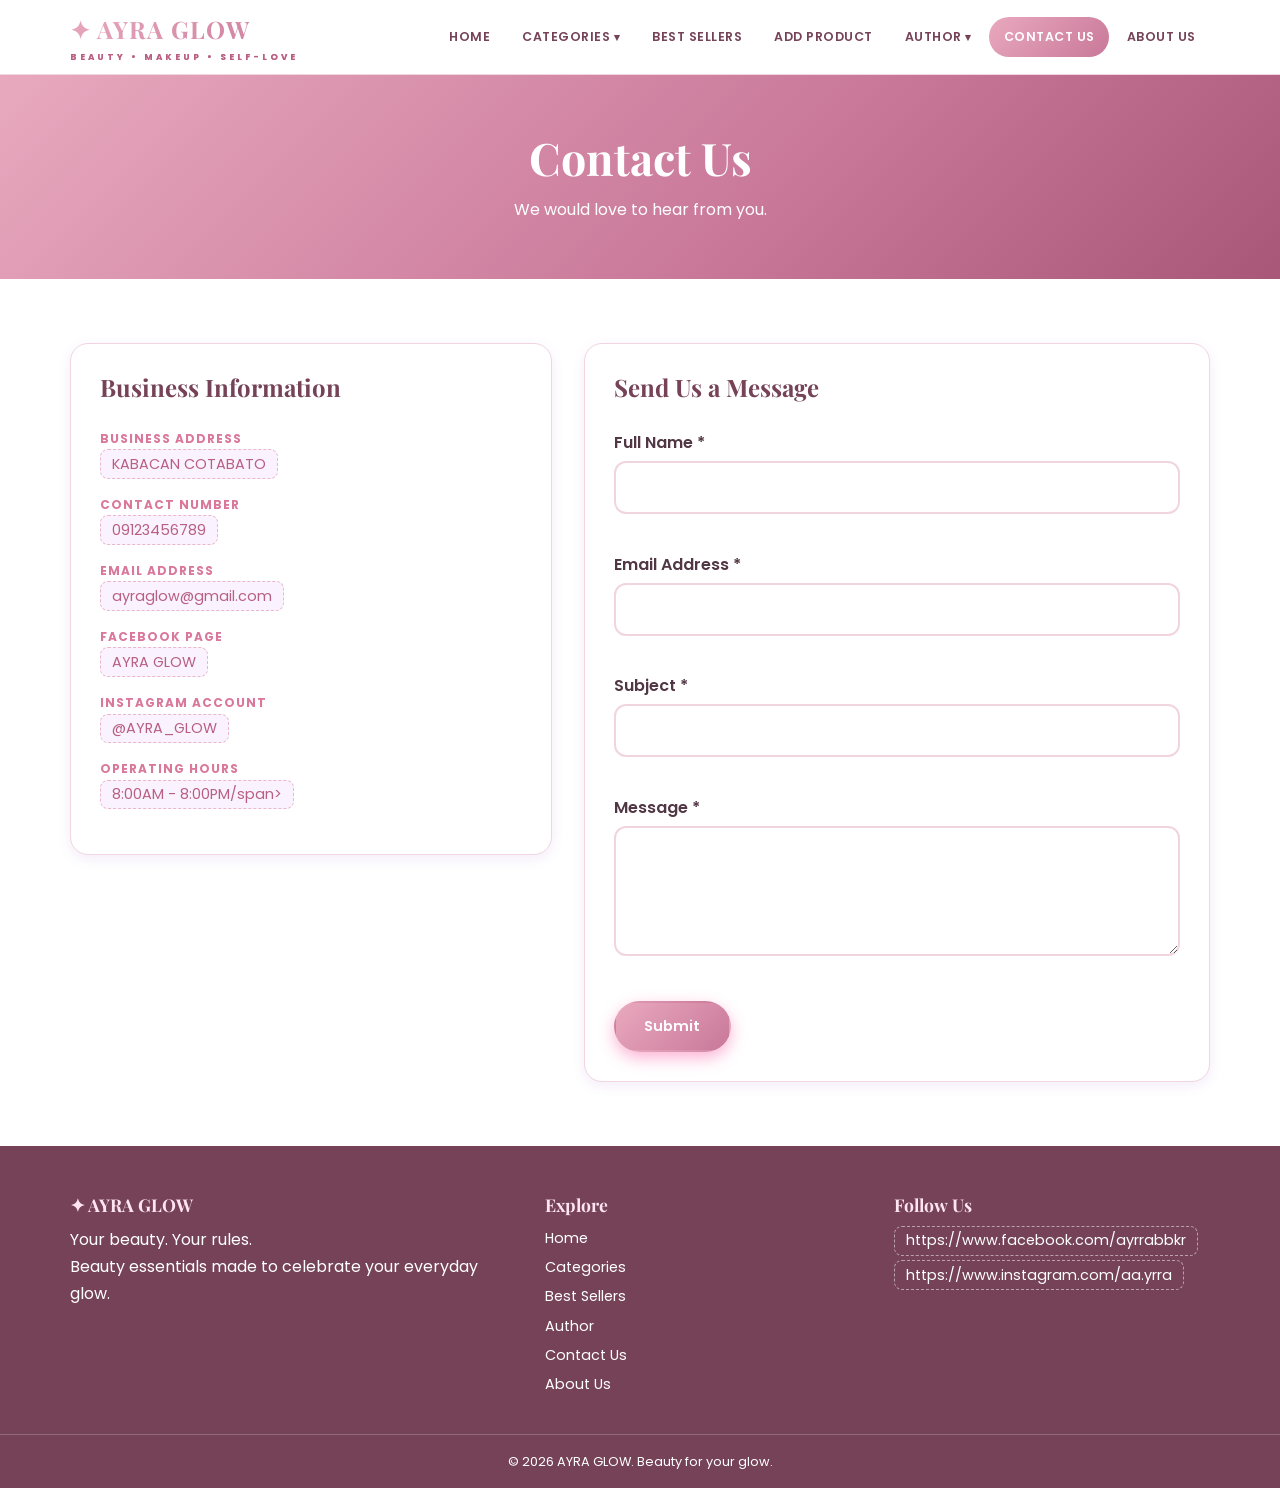
<file: contact.html>
<!DOCTYPE html>
<html lang="en">
<head>
    <meta charset="UTF-8">
    <meta name="viewport" content="width=device-width, initial-scale=1.0">
    <title>Contact Us | AYRA GLOW</title>
    <link rel="preconnect" href="https://fonts.googleapis.com">
    <link rel="preconnect" href="https://fonts.gstatic.com" crossorigin>
    <link href="https://fonts.googleapis.com/css2?family=Playfair+Display:ital,wght@0,600;0,700;1,600&family=Poppins:wght@400;500;600&display=swap" rel="stylesheet">
    <link rel="icon" href="data:image/svg+xml,%3Csvg xmlns='http://www.w3.org/2000/svg' viewBox='0 0 64 64'%3E%3Crect width='64' height='64' rx='16' fill='%23F72585'/%3E%3Ctext x='32' y='44' font-size='34' text-anchor='middle' fill='white'%3E%E2%9C%A6%3C/text%3E%3C/svg%3E">
    <link rel="stylesheet" href="css/style.css">
</head>
<body data-page="contact">
    <header class="site-header" id="site-header"></header>
    <main>
<section class="page-hero"><div class="container"><h1>Contact Us</h1><p>We would love to hear from you.</p></div></section>
<section class="section"><div class="container contact-grid">
<div class="card"><h2>Business Information</h2><br>
<div class="info-row"><b>Business Address</b><span class="placeholder">KABACAN COTABATO</span></div>
<div class="info-row"><b>Contact Number</b><span class="placeholder">09123456789</span></div>
<div class="info-row"><b>Email Address</b><span class="placeholder">ayraglow@gmail.com</span></div>
<div class="info-row"><b>Facebook Page</b><span class="placeholder">AYRA GLOW</span></div>
<div class="info-row"><b>Instagram Account</b><span class="placeholder">@AYRA_GLOW</span></div>
<div class="info-row"><b>Operating Hours</b><span class="placeholder">8:00AM - 8:00PM/span></div></div>
<div class="card"><h2>Send Us a Message</h2><br>
<p class="msg" id="form-msg" role="status" aria-live="polite"></p>
<form id="contact-form" novalidate>
<div class="form-group"><label for="name">Full Name *</label><input type="text" id="name" autocomplete="name" required><p class="err-text" id="name-err"></p></div>
<div class="form-group"><label for="email">Email Address *</label><input type="email" id="email" autocomplete="email" required><p class="err-text" id="email-err"></p></div>
<div class="form-group"><label for="subject">Subject *</label><input type="text" id="subject" required><p class="err-text" id="subject-err"></p></div>
<div class="form-group"><label for="message">Message *</label><textarea id="message" required></textarea><p class="err-text" id="message-err"></p></div>
<button class="btn btn-primary" type="submit">Submit</button></form></div>
</div></section>
    </main>
    <footer class="site-footer" id="site-footer"></footer>
    <script src="js/products.js"></script>
    <script src="js/script.js"></script>
</body>
</html>
</file>
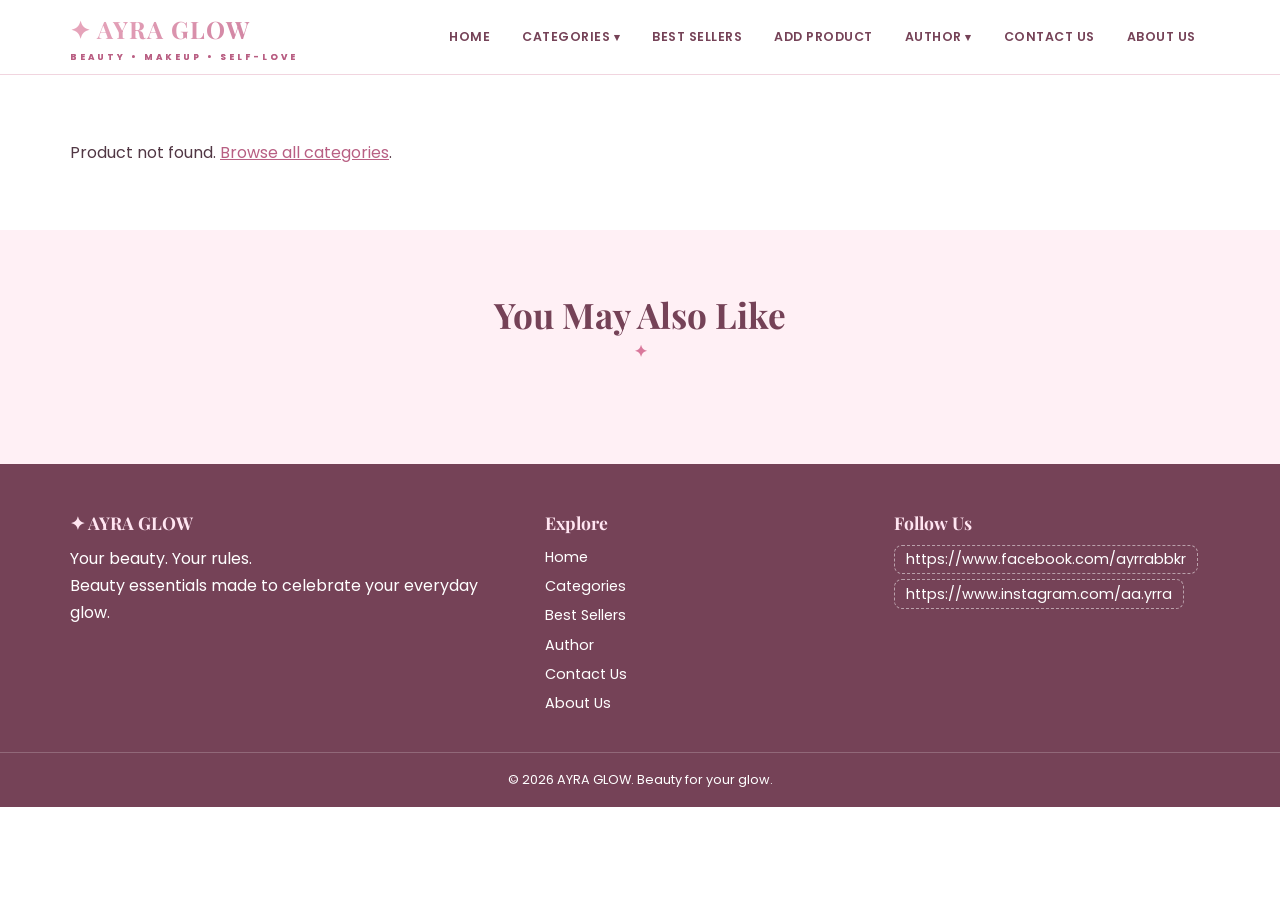
<file: product.html>
<!DOCTYPE html>
<html lang="en">
<head>
    <meta charset="UTF-8">
    <meta name="viewport" content="width=device-width, initial-scale=1.0">
    <title>Product Details | AYRA GLOW</title>
    <link rel="preconnect" href="https://fonts.googleapis.com">
    <link rel="preconnect" href="https://fonts.gstatic.com" crossorigin>
    <link href="https://fonts.googleapis.com/css2?family=Playfair+Display:ital,wght@0,600;0,700;1,600&family=Poppins:wght@400;500;600&display=swap" rel="stylesheet">
    <link rel="icon" href="data:image/svg+xml,%3Csvg xmlns='http://www.w3.org/2000/svg' viewBox='0 0 64 64'%3E%3Crect width='64' height='64' rx='16' fill='%23F72585'/%3E%3Ctext x='32' y='44' font-size='34' text-anchor='middle' fill='white'%3E%E2%9C%A6%3C/text%3E%3C/svg%3E">
    <link rel="stylesheet" href="css/style.css">
</head>
<body data-page="product">
    <header class="site-header" id="site-header"></header>
    <main>

<section class="section"><div class="container"><div class="pd" id="product-detail"></div></div></section>
<section class="section alt"><div class="container"><div class="section-head"><h2>You May Also Like</h2></div><div class="product-grid" id="related-grid"></div></div></section>
    </main>
    <footer class="site-footer" id="site-footer"></footer>
    <script src="js/products.js"></script>
    <script src="js/script.js"></script>
</body>
</html>
</file>
<file: css/style.css>
/* AYRA GLOW - style.css
   Colors are in :root. Change them there to re-theme the whole site. */
:root{--pink:#D9789B;--purple:#B85F83;--lav:#EAB6C9;--blush:#FFF0F5;--plum:#754257;--text:#513744;
--grad:linear-gradient(135deg,#E9A9BE,#C97899);--radius:18px;--shadow:0 8px 24px rgba(153,91,116,.14);
--serif:"Playfair Display",Georgia,serif;--sans:"Poppins",Arial,sans-serif}
*{box-sizing:border-box;margin:0;padding:0}
html{scroll-behavior:smooth}
body{font-family:var(--sans);color:var(--text);background:#fff;line-height:1.7;overflow-x:hidden}
img{max-width:100%;display:block}a{color:var(--purple)}ul{list-style:none}
h1,h2,h3{font-family:var(--serif);line-height:1.2;color:var(--plum)}
:focus-visible{outline:3px solid var(--lav);outline-offset:2px}
.container{max-width:1180px;margin:0 auto;padding:0 1.25rem}
.section{padding:4rem 0}.alt{background:var(--blush)}
.section-head{text-align:center;margin-bottom:2.5rem}
.section-head h2{font-size:2.2rem}
.section-head h2::after{content:"✦";display:block;color:var(--pink);font-size:1rem;margin-top:.3rem}
.section-head p{color:#6b5a75;max-width:620px;margin:.5rem auto 0}
.center{text-align:center;margin-top:2rem}
/* header + nav */
.site-header{position:sticky;top:0;z-index:100;background:rgba(255,255,255,.96);backdrop-filter:blur(8px);border-bottom:1px solid #f1d5df}
.site-header.scrolled{box-shadow:var(--shadow)}
.header-inner{display:flex;align-items:center;justify-content:space-between;min-height:74px}
.logo{font-family:var(--serif);font-size:1.5rem;font-weight:700;text-decoration:none;background:var(--grad);-webkit-background-clip:text;background-clip:text;color:transparent;letter-spacing:1px}
.logo small{display:block;font-family:var(--sans);font-size:.55rem;letter-spacing:3px;color:var(--purple);-webkit-text-fill-color:var(--purple)}
.nav-list{display:flex;gap:.2rem}
.nav-list>li{position:relative}
.nav-list>li>a{display:block;padding:.6rem .9rem;border-radius:999px;font-size:.78rem;font-weight:600;letter-spacing:.5px;color:var(--plum);text-decoration:none;transition:.2s}
.nav-list>li>a:hover,.nav-list>li>a.active{background:var(--grad);color:#fff}
.has-sub>a::after{content:" ▾";font-size:.7rem}
.submenu{display:none;position:absolute;top:100%;left:0;min-width:220px;padding:.5rem;background:#fff;border:1px solid #f1d5df;border-radius:14px;box-shadow:var(--shadow)}
.has-sub:hover .submenu,.has-sub:focus-within .submenu{display:block}
.submenu a{display:block;padding:.55rem .9rem;border-radius:10px;font-size:.85rem;color:var(--text);text-decoration:none}
.submenu a:hover{background:var(--blush);color:var(--pink)}
.menu-toggle{display:none;background:#fff;border:1px solid #f1d5df;border-radius:10px;padding:.5rem .7rem;font-size:1.2rem;color:var(--purple);cursor:pointer}
/* buttons */
.btn{display:inline-block;padding:.8rem 1.8rem;border:2px solid transparent;border-radius:999px;font-family:var(--sans);font-weight:600;font-size:.9rem;text-decoration:none;text-align:center;cursor:pointer;transition:.2s}
.btn:hover{transform:translateY(-2px)}
.btn-primary{background:var(--grad);color:#fff;box-shadow:0 6px 16px rgba(247,37,133,.35)}
.btn-light{background:#fff;color:var(--purple)}
.btn-ghost{border-color:var(--purple);color:var(--purple);background:#fff}
.btn-small{padding:.4rem 1rem;font-size:.78rem;background:var(--plum);color:#fff}
.btn-small:hover{background:var(--pink)}
.btn-row{display:flex;flex-wrap:wrap;gap:1rem;margin-top:1.5rem}
/* hero */
.hero{position:relative;overflow:hidden;color:#fff;padding:5rem 0;background:radial-gradient(circle at 80% 20%,rgba(255,255,255,.55),transparent 45%),linear-gradient(135deg,#E8A9BE,#C97899 55%,#A95779)}
.hero::before,.hero::after{content:"✦";position:absolute;color:rgba(255,255,255,.35);font-size:3rem}
.hero::before{top:12%;left:6%}.hero::after{bottom:10%;right:46%;font-size:2rem}
.hero-inner{display:grid;grid-template-columns:1.1fr 1fr;gap:2rem;align-items:center}
.eyebrow{display:inline-block;margin-bottom:1rem;padding:.3rem 1rem;border:1px solid rgba(255,255,255,.6);border-radius:999px;font-size:.75rem;letter-spacing:2px}
.hero h1{font-size:3.6rem;color:#fff}.hero h1 span{color:#FFE5F1;font-style:italic}
.hero p{max-width:480px;margin-top:1rem;font-size:1.1rem}
.hero-art{position:relative;height:400px}
.hero-art img{position:absolute;width:62%;border-radius:24px;box-shadow:0 18px 40px rgba(0,0,0,.3);animation:float 5s ease-in-out infinite}
.hero-art img:nth-child(1){top:0;left:0}
.hero-art img:nth-child(2){top:18%;right:0;animation-delay:1s}
.hero-art img:nth-child(3){bottom:0;left:18%;animation-delay:2s}
@keyframes float{50%{transform:translateY(-10px)}}
.page-hero{padding:3.5rem 0;color:#fff;text-align:center;background:linear-gradient(135deg,#E8A9BE,#C97899 60%,#A95779)}
.page-hero h1{color:#fff;font-size:2.8rem}.page-hero p{max-width:620px;margin:.7rem auto 0}
/* product cards */
.product-grid{display:grid;grid-template-columns:repeat(auto-fill,minmax(240px,1fr));gap:1.5rem}
.product-card{display:flex;flex-direction:column;background:#fff;border:1px solid #f1d5df;border-radius:var(--radius);overflow:hidden;box-shadow:0 4px 14px rgba(114,9,183,.08);transition:.25s}
.product-card:hover{transform:translateY(-6px);box-shadow:var(--shadow)}
.pc-img{position:relative;display:block;background:var(--blush)}
.pc-img img{width:100%;aspect-ratio:1;object-fit:cover;transition:.3s}
.product-card:hover .pc-img img{transform:scale(1.05)}
.tag{position:absolute;top:12px;left:12px;padding:.2rem .8rem;border-radius:999px;background:var(--grad);color:#fff;font-size:.7rem;font-weight:600}
.tag.inline{position:static;display:inline-block}
.pc-body{display:flex;flex:1;flex-direction:column;padding:1rem 1.2rem 1.2rem}
.pc-cat{font-size:.72rem;font-weight:600;letter-spacing:1px;text-transform:uppercase;color:var(--pink)}
.pc-body h3{font-size:1.15rem;margin:.2rem 0 .3rem}
.pc-body p{flex:1;font-size:.85rem;color:#6b5a75}
.pc-foot{display:flex;align-items:center;justify-content:space-between;margin-top:.8rem}
.pc-foot strong{font-size:1.1rem;color:var(--purple)}
/* category tiles, tabs */
.cat-grid{display:grid;grid-template-columns:repeat(3,1fr);gap:1.5rem}
.cat-tile{display:block;padding:2rem;border-radius:var(--radius);color:#fff;text-decoration:none;box-shadow:var(--shadow);transition:.25s}
.cat-tile:hover{transform:translateY(-6px)}
.cat-tile h3{color:#fff;font-size:1.6rem}.cat-tile img{width:150px;margin:0 auto 1rem;border-radius:18px}
.cat-tile.c1{background:linear-gradient(135deg,#E8A9BE,#F7DCE6)}.cat-tile.c2{background:linear-gradient(135deg,#C97899,#E8A9BE)}.cat-tile.c3{background:linear-gradient(135deg,#A95779,#E8A9BE)}
.cat-tile{text-align:center}
.tabs{display:flex;flex-wrap:wrap;justify-content:center;gap:.6rem;margin-bottom:2rem}
.tabs a{padding:.5rem 1.2rem;border:1px solid var(--lav);border-radius:999px;font-size:.85rem;font-weight:600;text-decoration:none;color:var(--purple);background:#fff}
.tabs a.on,.tabs a:hover{background:var(--grad);color:#fff;border-color:transparent}
/* product detail */
.pd{display:grid;grid-template-columns:1fr 1fr;gap:3rem;align-items:start}
.pd-img img{width:100%;border-radius:var(--radius);box-shadow:var(--shadow)}
.pd-info h1{font-size:2.3rem;margin:.2rem 0}.pd-info h3{margin:1.2rem 0 .5rem;font-size:1.1rem}
.pd-price{font-size:1.8rem;font-weight:700;color:var(--pink)}
.shades{display:flex;flex-wrap:wrap;gap:.5rem}
.chip{padding:.35rem 1rem;border:1px solid var(--lav);border-radius:999px;background:#fff;font-family:var(--sans);font-size:.85rem;cursor:pointer}
.chip.on{background:var(--purple);border-color:var(--purple);color:#fff}
.detail-list li{padding-left:1.5rem;position:relative}.detail-list li::before{content:"✦";position:absolute;left:0;color:var(--pink)}
.demo-note{margin-top:1rem;padding:.6rem 1rem;border-radius:10px;background:var(--blush);font-size:.8rem}
/* promos, cards, testimonials */
.promo-grid{display:grid;grid-template-columns:1fr 1fr;gap:1.5rem}
.promo{display:block;padding:2.5rem;border-radius:var(--radius);color:#fff;text-decoration:none;box-shadow:var(--shadow);transition:.25s}
.promo:hover{transform:scale(1.02)}
.promo span{font-size:.75rem;letter-spacing:3px}.promo h3{color:#fff;font-size:2rem;margin:.3rem 0}
.promo.p1{background:linear-gradient(135deg,#E8A9BE,#C97899)}.promo.p2{background:linear-gradient(135deg,#C97899,#754257)}
.split{display:grid;grid-template-columns:1fr 1fr;gap:3rem;align-items:center}
.split-art{display:grid;grid-template-columns:1fr 1fr;gap:1rem}.split-art img{border-radius:var(--radius);box-shadow:var(--shadow)}
.card-grid{display:grid;grid-template-columns:repeat(auto-fit,minmax(260px,1fr));gap:1.5rem}
.card{padding:1.8rem;background:#fff;border:1px solid #f1d5df;border-radius:var(--radius);box-shadow:0 4px 14px rgba(114,9,183,.08)}
.card h3{font-size:1.3rem;margin-bottom:.5rem}
.card .ico{display:flex;align-items:center;justify-content:center;width:48px;height:48px;margin-bottom:.8rem;border-radius:14px;background:var(--blush);font-size:1.5rem}
.stars{color:var(--pink);letter-spacing:2px}.who{margin-top:.6rem;font-weight:600;color:var(--purple);font-size:.9rem}
.newsletter{padding:3.5rem 0;text-align:center;color:#fff;background:var(--grad)}
.newsletter h2{color:#fff}.news-form{display:flex;flex-wrap:wrap;justify-content:center;gap:.7rem;margin-top:1.2rem}
.news-form input{width:min(340px,100%);padding:.8rem 1.2rem;border:none;border-radius:999px;font-size:1rem}
.msg{display:none;margin:1rem auto 0;max-width:520px;padding:.8rem 1.2rem;border-radius:12px;background:#fff;color:var(--plum);font-weight:600}
.msg.show{display:block}
/* author, contact, forms */
.subnav{display:flex;flex-wrap:wrap;justify-content:center;gap:.6rem;margin-bottom:2rem}
.subnav a{padding:.5rem 1.2rem;border-radius:999px;background:var(--blush);color:var(--plum);font-weight:600;font-size:.85rem;text-decoration:none}
.subnav a:hover{background:var(--grad);color:#fff}
[data-section]{scroll-margin-top:90px}
.profile{display:grid;grid-template-columns:260px 1fr;gap:2.5rem;align-items:start}
.avatar{display:flex;align-items:center;justify-content:center;width:100%;aspect-ratio:1;border:3px dashed var(--lav);border-radius:50%;background:var(--blush);color:var(--purple);font-size:.85rem;text-align:center;padding:0;overflow:hidden}
.avatar img{width:100%;height:100%;object-fit:cover;object-position:center top}
.info-list dt{font-size:.75rem;font-weight:600;letter-spacing:1px;text-transform:uppercase;color:var(--pink)}
.info-list dd{margin-bottom:1rem}
.placeholder{display:inline-block;padding:.1rem .7rem;border:1px dashed var(--lav);border-radius:8px;background:#faf3ff;color:var(--purple);font-size:.9rem}
.gallery{display:grid;grid-template-columns:repeat(auto-fill,minmax(210px,1fr));gap:1rem}
.gallery figure{position:relative;overflow:hidden;border-radius:var(--radius);box-shadow:0 4px 14px rgba(114,9,183,.1)}
.gallery img{width:100%;aspect-ratio:1;object-fit:cover;transition:.3s}.gallery figure:hover img{transform:scale(1.06)}
.gallery figcaption{position:absolute;left:0;right:0;bottom:0;padding:.5rem .8rem;background:linear-gradient(transparent,rgba(60,9,108,.85));color:#fff;font-size:.8rem}
.tile{display:flex;align-items:center;justify-content:center;aspect-ratio:1;padding:1rem;text-align:center;font-family:var(--serif);font-size:1.3rem;color:#fff}
.contact-grid{display:grid;grid-template-columns:1fr 1.3fr;gap:2rem;align-items:start}
.info-row{margin-bottom:1rem}.info-row b{display:block;font-size:.75rem;letter-spacing:1px;text-transform:uppercase;color:var(--pink)}
.form-group{margin-bottom:1.1rem}.form-group label{display:block;margin-bottom:.3rem;font-weight:600}
.form-group input,.form-group textarea{width:100%;padding:.75rem 1rem;border:2px solid #f0d5df;border-radius:12px;font-family:var(--sans);font-size:1rem}
.form-group textarea{min-height:130px;resize:vertical}
.form-group input:focus,.form-group textarea:focus{border-color:var(--pink);outline:3px solid rgba(217,120,155,.22)}
.form-group .err{border-color:#B42318}.err-text{min-height:1.2rem;font-size:.82rem;color:#B42318}
/* footer */
.site-footer{margin-top:0;color:#fff;background:var(--plum)}
.footer-inner{display:grid;grid-template-columns:1.4fr 1fr 1fr;gap:2rem;padding:3rem 1.25rem 2rem}
.site-footer h3{color:#FFE5F1;font-size:1.1rem;margin-bottom:.7rem}
.site-footer a{color:#fff;text-decoration:none}.site-footer a:hover{color:var(--lav)}
.site-footer li{margin-bottom:.3rem;font-size:.9rem}
.site-footer .placeholder{background:transparent;border-color:rgba(255,255,255,.5);color:#fff}
.footer-bottom{padding:1rem;border-top:1px solid rgba(255,255,255,.2);text-align:center;font-size:.8rem}
@media(max-width:991px){.hero-inner,.pd,.split,.contact-grid{grid-template-columns:1fr}.hero h1{font-size:2.8rem}.hero-art{height:340px}.cat-grid{grid-template-columns:1fr}}
@media(max-width:899px){
.menu-toggle{display:block}
.nav{display:none;position:absolute;top:100%;left:0;right:0;padding:.8rem 1.25rem 1.2rem;background:#fff;border-bottom:1px solid #f1d5df;box-shadow:var(--shadow)}
.nav.open{display:block}.nav-list{flex-direction:column}
.submenu{display:block;position:static;border:none;box-shadow:none;padding:0 0 0 1rem}
.has-sub>a::after{content:""}
}
@media(max-width:700px){.section{padding:3rem 0}.section-head h2{font-size:1.7rem}.hero{padding:3rem 0}.hero h1{font-size:2.2rem}.page-hero h1{font-size:2rem}.promo-grid,.footer-inner,.profile{grid-template-columns:1fr}.avatar{max-width:220px;margin:0 auto}.btn{width:100%}.pc-foot .btn{width:auto}}
@media(prefers-reduced-motion:reduce){*{animation:none!important;transition:none!important}}

/* Ayra Glow product manager */
.admin-panel{max-width:820px;margin:auto;padding:2rem;background:#fff;border:1px solid #f0d5df;border-radius:22px;box-shadow:var(--shadow)}
.admin-grid{display:grid;grid-template-columns:1fr 1fr;gap:1rem}.admin-grid .full{grid-column:1/-1}
.admin-field label{display:block;font-weight:600;margin-bottom:.35rem;color:var(--plum)}
.admin-field input,.admin-field select,.admin-field textarea{width:100%;padding:.8rem 1rem;border:1px solid #e8c8d4;border-radius:12px;font:inherit;background:#fffafd}
.admin-field textarea{min-height:95px}.image-preview{width:150px;height:150px;object-fit:cover;border-radius:16px;background:var(--blush);border:1px dashed var(--lav);margin-top:.7rem}
.admin-list{margin-top:2rem}.admin-row{display:flex;align-items:center;gap:1rem;padding:1rem 0;border-bottom:1px solid #f2dfe6}.admin-row img{width:62px;height:62px;object-fit:cover;border-radius:12px}.admin-row .grow{flex:1}.admin-help{padding:1rem;border-radius:12px;background:var(--blush);font-size:.9rem;margin-bottom:1.2rem}
@media(max-width:650px){.admin-grid{grid-template-columns:1fr}.admin-grid .full{grid-column:auto}.admin-row{align-items:flex-start;flex-wrap:wrap}}
</file>
